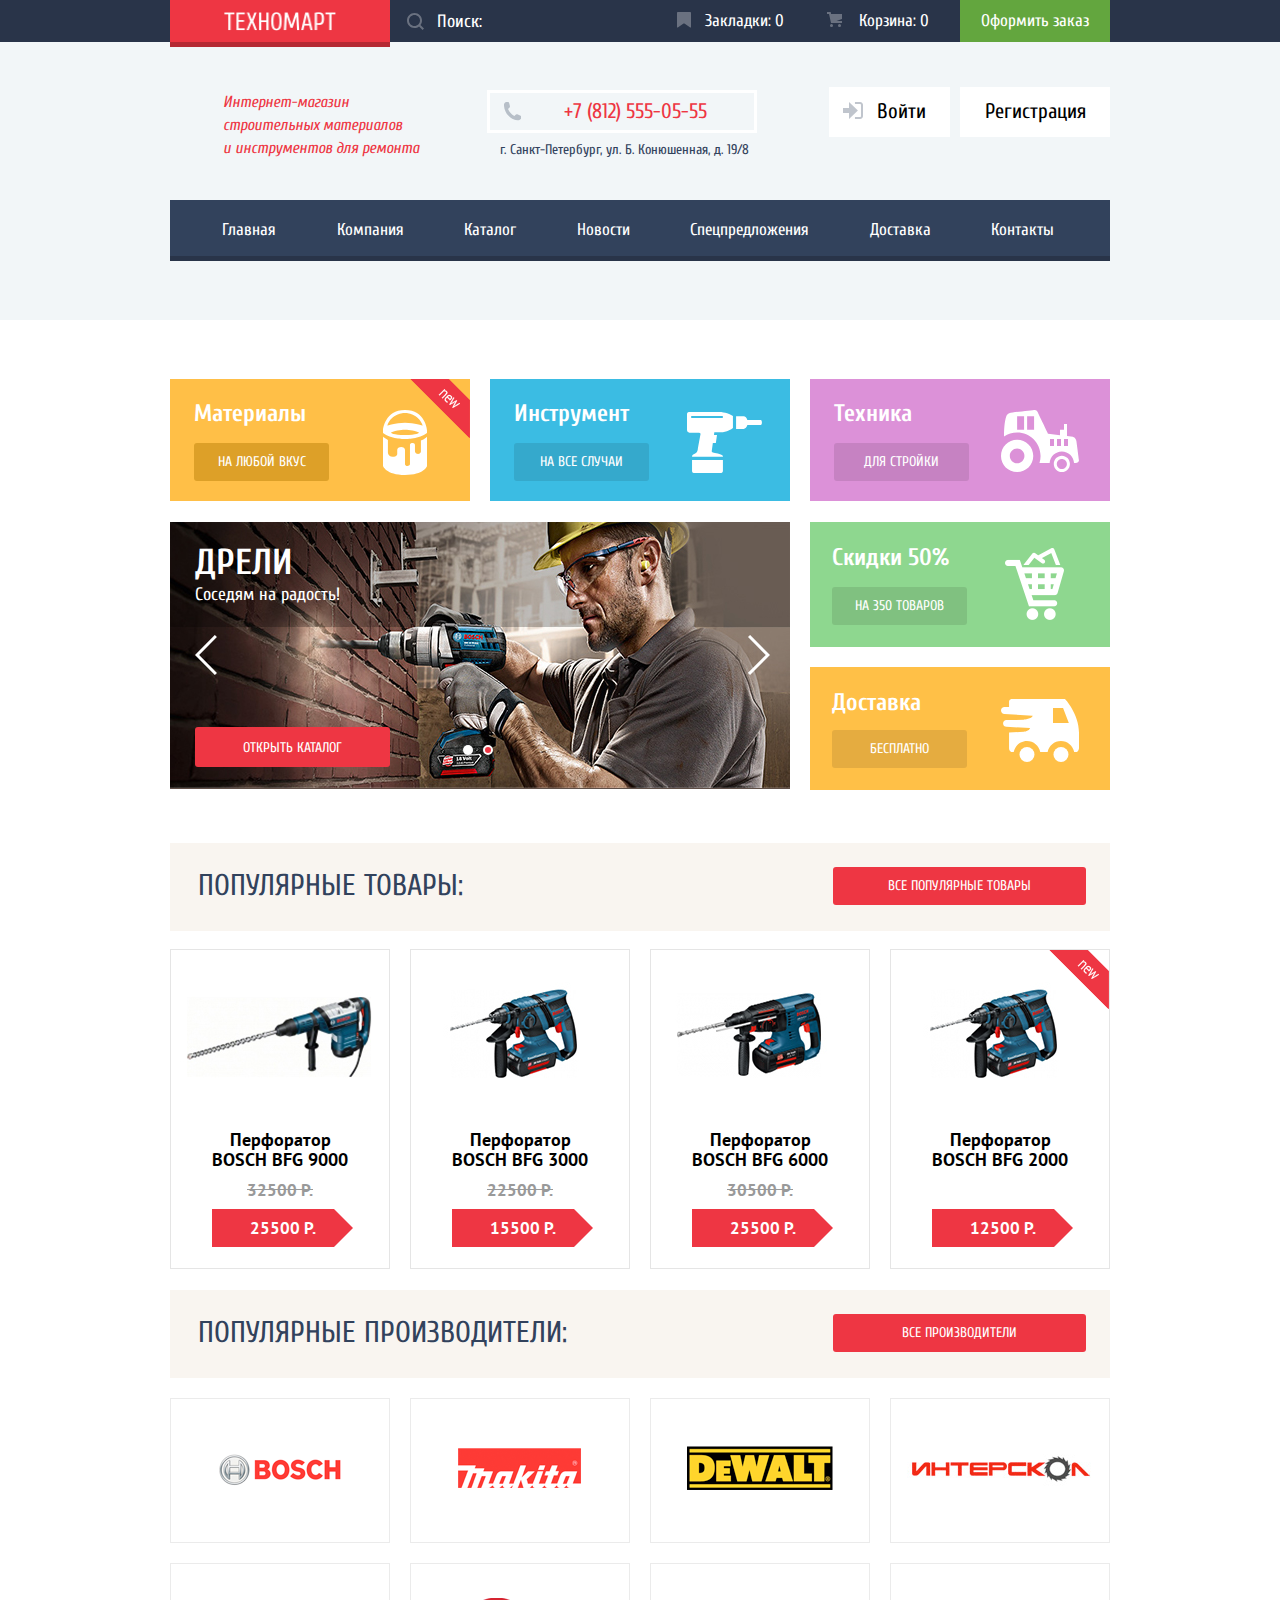
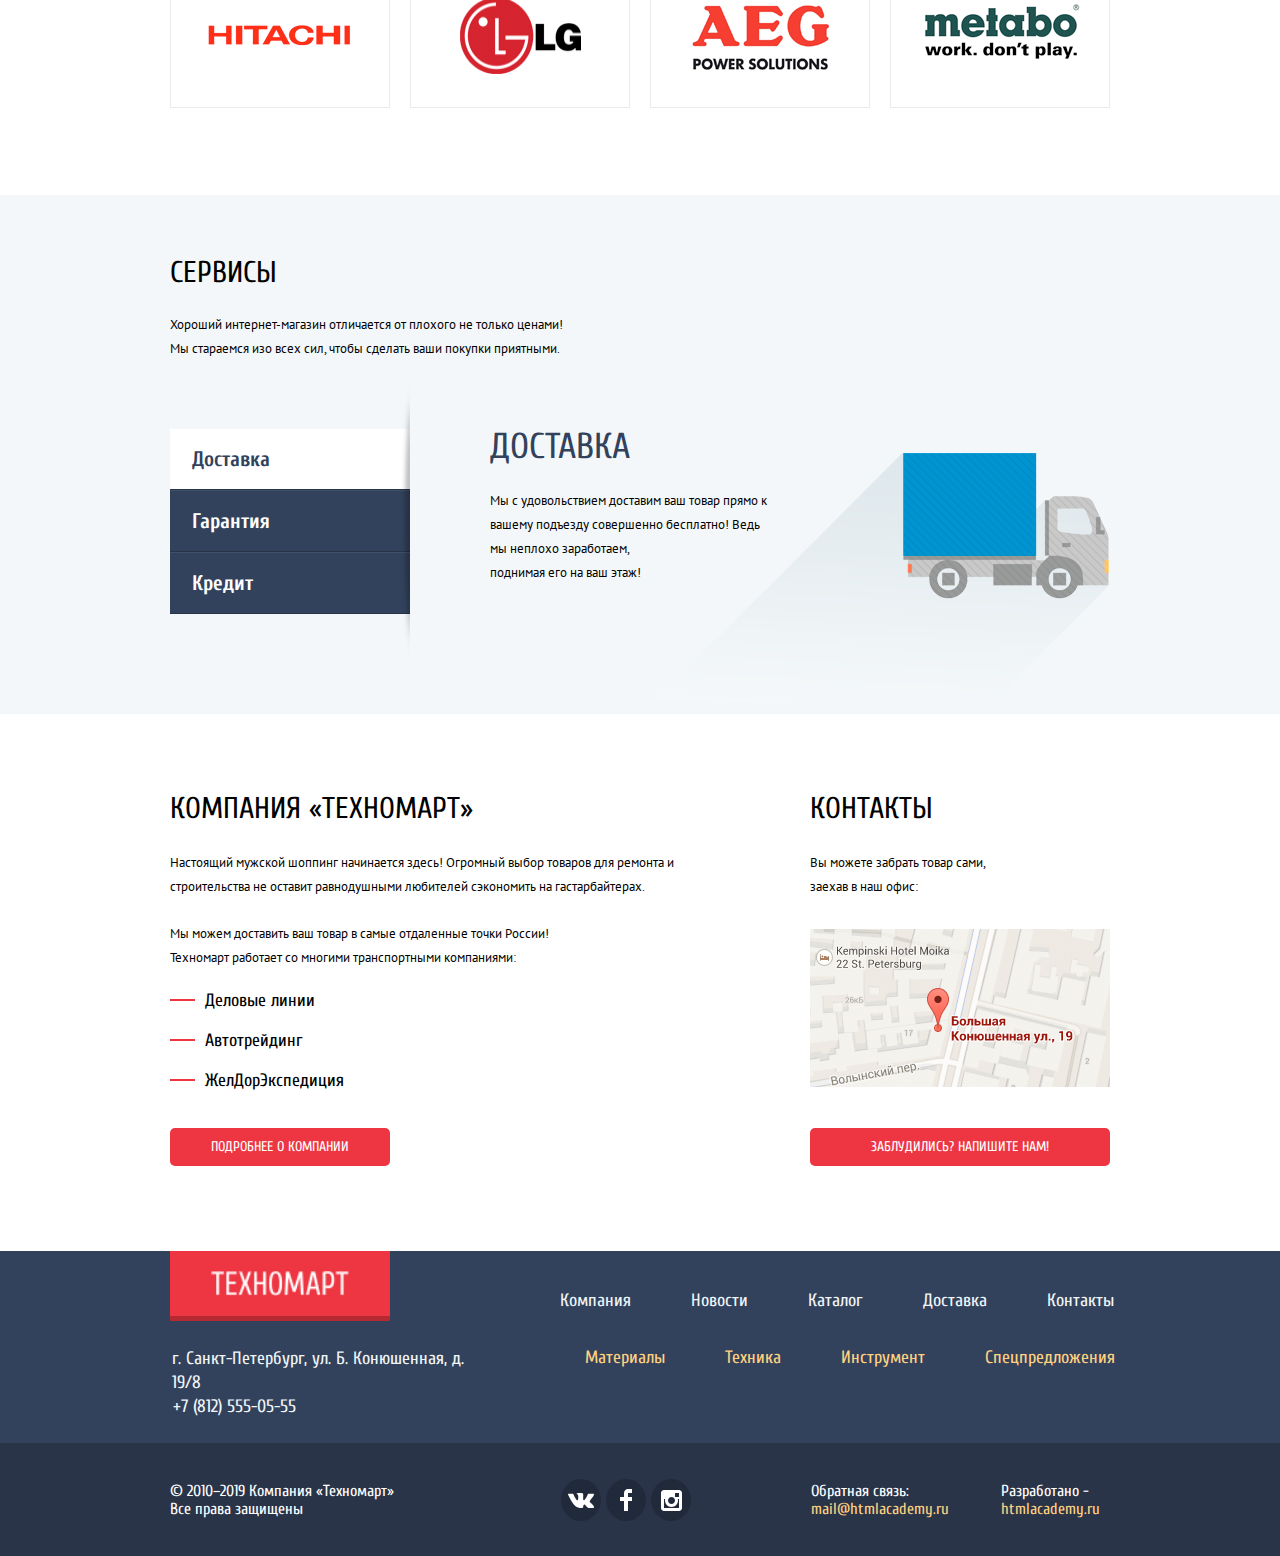
<file: index.html>
<!DOCTYPE html>
<html lang="ru">
	<head>
		<meta charset="utf-8">
		<title>Главаная</title>
		<link href="https://fonts.googleapis.com/css?family=Cuprum:400,400i,700%7CPT+Sans:400,700&display=swap&subset=cyrillic" rel="stylesheet">
		<link rel="stylesheet" href="css/normalize.css">
		<link rel="stylesheet" href="css/compressed.css">
	</head>
	<body>
		<header class="header-wrapper">
			<section class="header-top">
				<div class="header-top-wrapper wrap">
					<a class="logo"><img src="img/logo/logo-tehnomart.png" alt="техномарт" width="112" height="19"></a>
					<form class="search" action="url" method="get">
						<input type="search" id="search" name="search" placeholder="Поиск:" class="search-style">
						<svg xmlns="http://www.w3.org/2000/svg" width="17" height="17" viewBox="0 0 17 17" fill="#fff">
							<path d="M17,15.586l-3.542-3.542C14.421,10.782,15,9.21,15,7.5C15,3.358,11.643,0,7.5,0C3.358,0,0,3.358,0,7.5
								C0,11.643,3.358,15,7.5,15c1.71,0,3.282-0.579,4.544-1.542L15.586,17L17,15.586z M2,7.5C2,4.467,4.467,2,7.5,2
								C10.532,2,13,4.467,13,7.5c0,3.032-2.468,5.5-5.5,5.5C4.467,13,2,10.532,2,7.5z"/>
						</svg>
					</form>
					<a class="marker" href="#">Закладки: 0</a>
					<a class="basket" href="#">Корзина: 0</a>
					<a class="order" href="#">Оформить заказ</a>
				</div>
			</section>
			<div class="wrap">
				<section class="header-info">
					<p class="header-description">
						Интернет-магазин
						строительных материалов <br>
						и инструментов для ремонта
					</p>
					<div class="contact-information">
						<a class="phone" href="tel:+78125550555">+7 (812) 555-05-55</a>
						<p class="address">г. Санкт-Петербург, ул. Б. Конюшенная, д. 19/8</p>
					</div>
					<div class="entrance-registration">
						<a href="#" class="entrance">Войти</a>
						<a href="#" class="registration">Регистрация</a>
					</div>
				</section>
			</div>
			<nav class="menu">
				<ul class="menu-list">
					<li><a>Главная</a></li>
					<li><a href="#">Компания</a></li>
					<li><a href="catalog.html">Каталог</a></li>
					<li><a href="#">Новости</a></li>
					<li><a class="" href="#">Спецпредложения</a></li>
					<li><a href="#">Доставка</a></li>
					<li><a href="#">Контакты</a></li>
				</ul>
			</nav>
		</header>
		<main class="main-content">
			<div class="main-promo-wrapper">
				<div class="wrap">
					<section>
						<ul class="main-promo-top">
							<li class="backgroud-promo-materials promo-new">
								<h4 class="main-promo-materials">Материалы</h4>
								<a class="button-promo button-promo-materials" href="#">На любой вкус</a>
							</li>
							<li class="backgroud-promo-tools">
								<h4 class="main-promo-tools">Инструмент</h4>
								<a class="button-promo button-promo-tools" href="#">На все случаи</a>
							</li>
							<li class="backgroud-promo-technics">
								<h4 class="main-promo-technics">Техника</h4>
								<a class="button-promo button-promo-technics" href="#">Для стройки</a>
							</li>
						</ul>
					</section>
					<section class="main-promo-bottom">
						<div class="main-promo-slider-wrapper">
							<div class="slider-list slider-list-first">
								<h3>Дрели</h3>
								<p>Соседям на радость!</p>
								<a class="slider-catalog-open" href="catalog.html">Открыть каталог</a>
							</div>
							<div class="slider-list slider-list-second">
								<h3>Перфораторы</h3>
								<p>Настоящие мужские игрушки</p>
								<a class="slider-catalog-open" href="catalog.html">Открыть каталог</a>
							</div>
							<section class="slider-controls">
								<button class="button-slider button-slider-prev"><span class="visually-hidden">Кнопка слайдера в лево</span></button>
								<button class="button-slider button-slider-next"><span class="visually-hidden">Кнопка слайдера в право</span></button>
								<div class="arrow-button-wrapper">
									<button class="arrow-button slider-left"><span class="visually-hidden">Кнопка слайдера в лево</span></button>
									<button class="arrow-button slider-right"><span class="visually-hidden">Кнопка слайдера в право</span></button>
								</div>
							</section>
						</div>
						<ul class="main-promo-discount-delivery">
							<li class="backgroud-promo-discount">
								<h4 class="main-promo-discount">Скидки 50%</h4>
								<a class="button-promo promo-discount" href="#">на 350 товаров</a>
							</li>
							<li class="backgroud-promo-delivery">
								<h4 class="main-promo-delivery">Доставка</h4>
								<a class="button-promo promo-delivery" href="#">Бесплатно</a>
							</li>
						</ul>
					</section>
				</div>
			</div>
			<div class="wrap">
				<section class="popular-products-wrapper">
					<h3 class="popular-products">Популярные товары:</h3>
					<a class="all-popular-products" href="#">все популярные товары</a>
				</section>
				<section class="catalog-popular">
					<ul class="catalog-popular-products">
						<li class="catalog-item items-catalog-products">
							<div class="catalog-bookmark-buy">
								<a class="catalog-buy" href="#">купить</a>
								<a class="catalog-bookmark" href="#">в закладки</a>
							</div>
							<img class="catalog-item-image" src="img/pictures/item-4.jpg" alt="Перфоратор" width="218" height="170">
							<p class="catalog-item-type">
								<a href="catalog.html">Перфоратор BOSCH BFG 9000</a>
							</p>
							<span class="price"><del>32500 Р.</del></span>
							<span class="price new">25500 Р.</span>
						</li>
						<li class="catalog-item items-catalog-products">
							<div class="catalog-bookmark-buy">
								<a class="catalog-buy" href="#">купить</a>
								<a class="catalog-bookmark" href="#">в закладки</a>
							</div>
							<img class="catalog-item-image" src="img/pictures/item-1.jpg" alt="Перфоратор" width="218" height="170">
							<p class="catalog-item-type">
								<a href="catalog.html">Перфоратор BOSCH BFG 3000</a>
							</p>
							<span class="price"><del>22500 Р.</del></span>
							<span class="price new">15500 Р.</span>
						</li>
						<li class="catalog-item items-catalog-products">
							<div class="catalog-bookmark-buy">
								<a class="catalog-buy" href="#">купить</a>
								<a class="catalog-bookmark" href="#">в закладки</a>
							</div>
							<img class="catalog-item-image" src="img/pictures/item-2.jpg" alt="Перфоратор" width="218" height="170">
							<p class="catalog-item-type">
								<a href="catalog.html">Перфоратор BOSCH BFG 6000</a>
							</p>
							<span class="price"><del>30500 Р.</del></span>
							<span class="price new">25500 Р.</span>
						</li>
						<li class="catalog-item items-catalog-products">
							<div class="catalog-bookmark-buy">
								<a class="catalog-buy" href="#">купить</a>
								<a class="catalog-bookmark" href="#">в закладки</a>
							</div>
							<img class="catalog-item-image" src="img/pictures/item-1.jpg" alt="Перфоратор" width="218" height="170">
							<p class="catalog-item-type">
								<a href="catalog.html">Перфоратор BOSCH BFG 2000</a>
							</p>
							<span class="price"><del></del></span>
							<span class="price new">12500 Р.</span>
						</li>
					</ul>
				</section>
			</div>
			<div class="wrap">
				<section class="popular-products2-wrapper">
					<h3 class="popular-products">Популярные производители:</h3>
					<a class="all-popular-products" href="#">все производители</a>
				</section>
				<section class="popular-manufacturers-wrapper">
					<div class="manufacturers-list-wrapper">
						<a href="#" class="manufactures-item">
							<img src="img/pictures/item-bosch.png" width="126" height="37" alt="Bosch">
						</a>
						<a href="#" class="manufactures-item makita-img">
							<img src="img/pictures/item-makita.png" width="123" height="40" alt="Makita">
						</a>
						<a href="#" class="manufactures-item deWalt-img">
							<img src="img/pictures/item-dewalt.png" width="146" height="44" alt="DeWalt">
						</a>
						<a href="#" class="manufactures-item interscol-img">
							<img src="img/pictures/item-interscol.png" width="200" height="88" alt="Интерскол">
						</a>
						<a href="#" class="manufactures-item">
							<img src="img/pictures/item-hitachi.png" width="169" height="31" alt="Hitachi">
						</a>
						<a href="#" class="manufactures-item">
							<img src="img/pictures/item-lg.png" width="121" height="76" alt="LG">
						</a>
						<a href="#" class="manufactures-item">
							<img src="img/pictures/item-aeg.png" width="151" height="96" alt="AEG">
						</a>
						<a href="#" class="manufactures-item metabo-img">
							<img src="img/pictures/item-metabo.png" width="204" height="69" alt="Metabo">
						</a>
					</div>
				</section>
			</div>
			<section class="services-wrapper">
				<div class="services-wrapper-for-dimension wrap">
					<section class="service-wrapper">
						<h3>Сервисы</h3>
						<p>
							Хороший интернет-магазин отличается от плохого не только ценами!
							Мы стараемся изо всех сил, чтобы сделать ваши покупки приятными.
						</p>
					</section>
					<section class="services-button-list">
						<div class="services-button">
							<a class="button-service botton-delivery" href="#">Доставка</a>
							<a class="button-service button-warranty" href="#">Гарантия</a>
							<a class="button-service button-credit" href="#">Кредит</a>
						</div>
					<div class="hide-services-wrapper">
						<article class="hide-services-delivery">
							<div class="service-list-title delivery-wrapper">
								<h3>Доставка</h3>
								<p>
									Мы с удовольствием доставим ваш товар прямо
									к вашему подъезду совершенно бесплатно!
									Ведь мы неплохо заработаем, <br>
									поднимая его на ваш этаж!
								</p>
							</div>
						</article>
						<article class="hide-services-warranty">
							<div class="service-list-title warranty-wrapper">
								<h3>Гарантия</h3>
								<p>
									Если купленный у нас товар поломается или заискрит, <br>
									а также в случае пожара, спровоцированного его возгоранием, вы всегда можете быть уверены в нашей гарантии. Мы обменяем сгоревший товар на новый.
								</p>
								<p>
									Дом уж восстановите как-нибудь сами.
								</p>
							</div>
						</article>
						<article class="hide-services-credit">
							<div class="service-list-title credit-wrapper">
								<h3>Кредит</h3>
								<p>
									Залезть в долговую яму стало проще!
									Кредитные консультанты придут вам на помощь.
								</p>
								<button class="service-list-title-button">отправить заявку</button>
							</div>
						</article>
					</div>
					</section>
				</div>
			</section>
			<div class="main-wrapper wrap">
				<section class="about-company">
					<h2 class="about-title">Компания «Техномарт»</h2>
					<p class="about-description-first">
						Настоящий мужской шоппинг начинается здесь! Огромный выбор товаров для ремонта и строительства не оставит равнодушными любителей сэкономить на гастарбайтерах.
					</p>
					<p class="description-second">
						Мы можем доставить ваш товар в самые отдаленные точки России!
						Техномарт работает со многими транспортными компаниями:
					</p>
					<ul class="about-company-list">
						<li>Деловые линии</li>
						<li>Автотрейдинг</li>
						<li>ЖелДорЭкспедиция</li>
					</ul>
					<a class="button-more-details" href="#">
						Подробнее о компании
					</a>
				</section>
				<section class="map-wrapper">
					<h2 class="contacts">Контакты</h2>
					<p class="contacts-info">
						Вы можете забрать товар сами,
						заехав в наш офис:
					</p>
					<a class="map-location" href="#">
						<img src="img/pictures/map.png" alt="карта" width="300" height="158">
					</a>
					<a class="button-navigation-info" href="#">Заблудились? Напишите нам!</a>
				</section>
			</div>
		</main>
		<footer class="footer-wrapper">
			<section class="footer-top">
				<div class="footer-top-wrapper wrap">
					<section class="footer-logo-address">
						<a class="footer-logo"><img src="img/logo/logo-tehnomart.png" alt="техномарт" width="138" height="25"></a>
						<p class="footer-address">
							г. Санкт-Петербург, ул. Б. Конюшенная, д. 19/8
						</p>
						<a class="footer-address-phote-number" href="tel:+78125550555">+7 (812) 555-05-55</a>
					</section>
					<section class="footer-menu">
						<ul class="footer-menu-list ">
							<li><a href="#">Компания</a></li>
							<li><a href="#">Новости</a></li>
							<li><a href="catalog.html">Каталог</a></li>
							<li><a href="#">Доставка</a></li>
							<li><a href="#">Контакты</a></li>
						</ul>
							<ul class="footer-menu-list footer-menu-bottom">
							<li><a href="#">Материалы</a></li>
							<li><a href="#">Техника</a></li>
							<li><a href="#">Инструмент</a></li>
							<li><a href="#">Спецпредложения</a></li>
						</ul>
					</section>
				</div>
			</section>
			<section class="footer-bottom">
				<div class="footer-bootom-wrapper wrap">
					<div class="copyrigh">
						<p class="description">© 2010–2019 Компания «Техномарт»</p>
						<p class="protected">Все права защищены</p>
					</div>
					<section class="social-wrapper">
						<a class="vkontakte" href="#"><span class="visually-hidden">Вконтакте</span></a>
						<a class="facebook" href="#"><span class="visually-hidden">Facebook</span></a>
						<a class="instagram" href="#"><span class="visually-hidden">Instagram</span></a>
					</section>
					<section class="footer-feedback">
						<div class="footer-feedback-title left">
							<p>Обратная связь:</p>
							<a href="mail@htmlacademy.ru">mail@htmlacademy.ru</a>
						</div>
						<div class="footer-feedback-title right">
							<p>Разработано -</p>
							<a href="https://htmlacademy.ru/intensive/htmlcss">htmlacademy.ru</a>
						</div>
					</section>
				</div>
			</section>
		</footer>
		<!-- popup форма -->
		<section class="popup-feedback">
			<h2 class="visually-hidden">Форма для обратной связи</h2>
			<button class="closed closing-feedback" type="button">
				<span class="visually-hidden">Закрыть всплывающие окна</span>
			</button>
			<form class="form-feedback" action="url" method="get">
				<div class="form-feedback-info">
					<p class="form-name">
						<label for="name">Ваше имя:</label>
						<input type="text" id="name" name="Your-first-name" placeholder="Имя Фамилия">
					</p>
					<p class="form-email">
						<label for="email">Ваш e-mail:</label>
						<input type="email" id="email" name="your-email" placeholder="email@example.com">
					</p>
				</div>
				<p class="form-text-letter">
					<label for="text-letter">Текст письма:</label>
					<textarea name="Text-letter" id="text-letter" cols="40" rows="6" placeholder="В свободной форма"></textarea>
				</p>
				<div class="feedback_button-wrapper">
					<button class="feedback-popup-button" type="submit">
						Отправить
					</button>
				</div>
			</form>
		</section>
		<!-- попап большой карты -->
		<section class="popup-map wrap">
			<h2 class="visually-hidden">Карта, как до нас добратся</h2>
			<button class="closed closing-map">
				<span class="visually-hidden">Закрыть всплывающие окна</span>
			</button>
			<iframe src="https://maps.google.com/maps?q=%D0%B3.%20%D0%A1%D0%B0%D0%BD%D0%BA%D1%82-%D0%9F%D0%B5%D1%82%D0%B5%D1%80%D0%B1%D1%83%D1%80%D0%B3%2C%20%D1%83%D0%BB.%20%D0%91.%20%D0%9A%D0%BE%D0%BD%D1%8E%D1%88%D0%B5%D0%BD%D0%BD%D0%B0%D1%8F%2C%20%D0%B4.%2019%2F8&t=&z=13&ie=UTF8&iwloc=&output=embed" width="970" height="476" allowfullscreen>
			</iframe>
		</section>
		<!-- попап корзины товаров -->
		<section class="popup-item-basket">
			<h2 class="visually-hidden">Товар добавлен в корзину</h2>
			 <button class="closed closing-form-item">
				<span class="visually-hidden">Закрыть всплывающие окна</span>
			</button>
			<div class="item-basket-wrapper">
				<img src="img/logo/icon-green-check-mark.svg" alt="Зеленая галочка" width="66" height="66">
				<h2 class="item-basket">Товар добавлен в корзину!</h2>
			</div>
			<div class="buttons-popup-item">
				<a href="make-order.html" class="buttons-item make-request">
					Оформить заказ
				</a>
				<button class="buttons-item continue-shopping" type="button">
					Продолжить покупки
				</button>
			</div>
		</section>
		<script src="js/compressed-script.js"></script>
	</body>
</html>
</file>
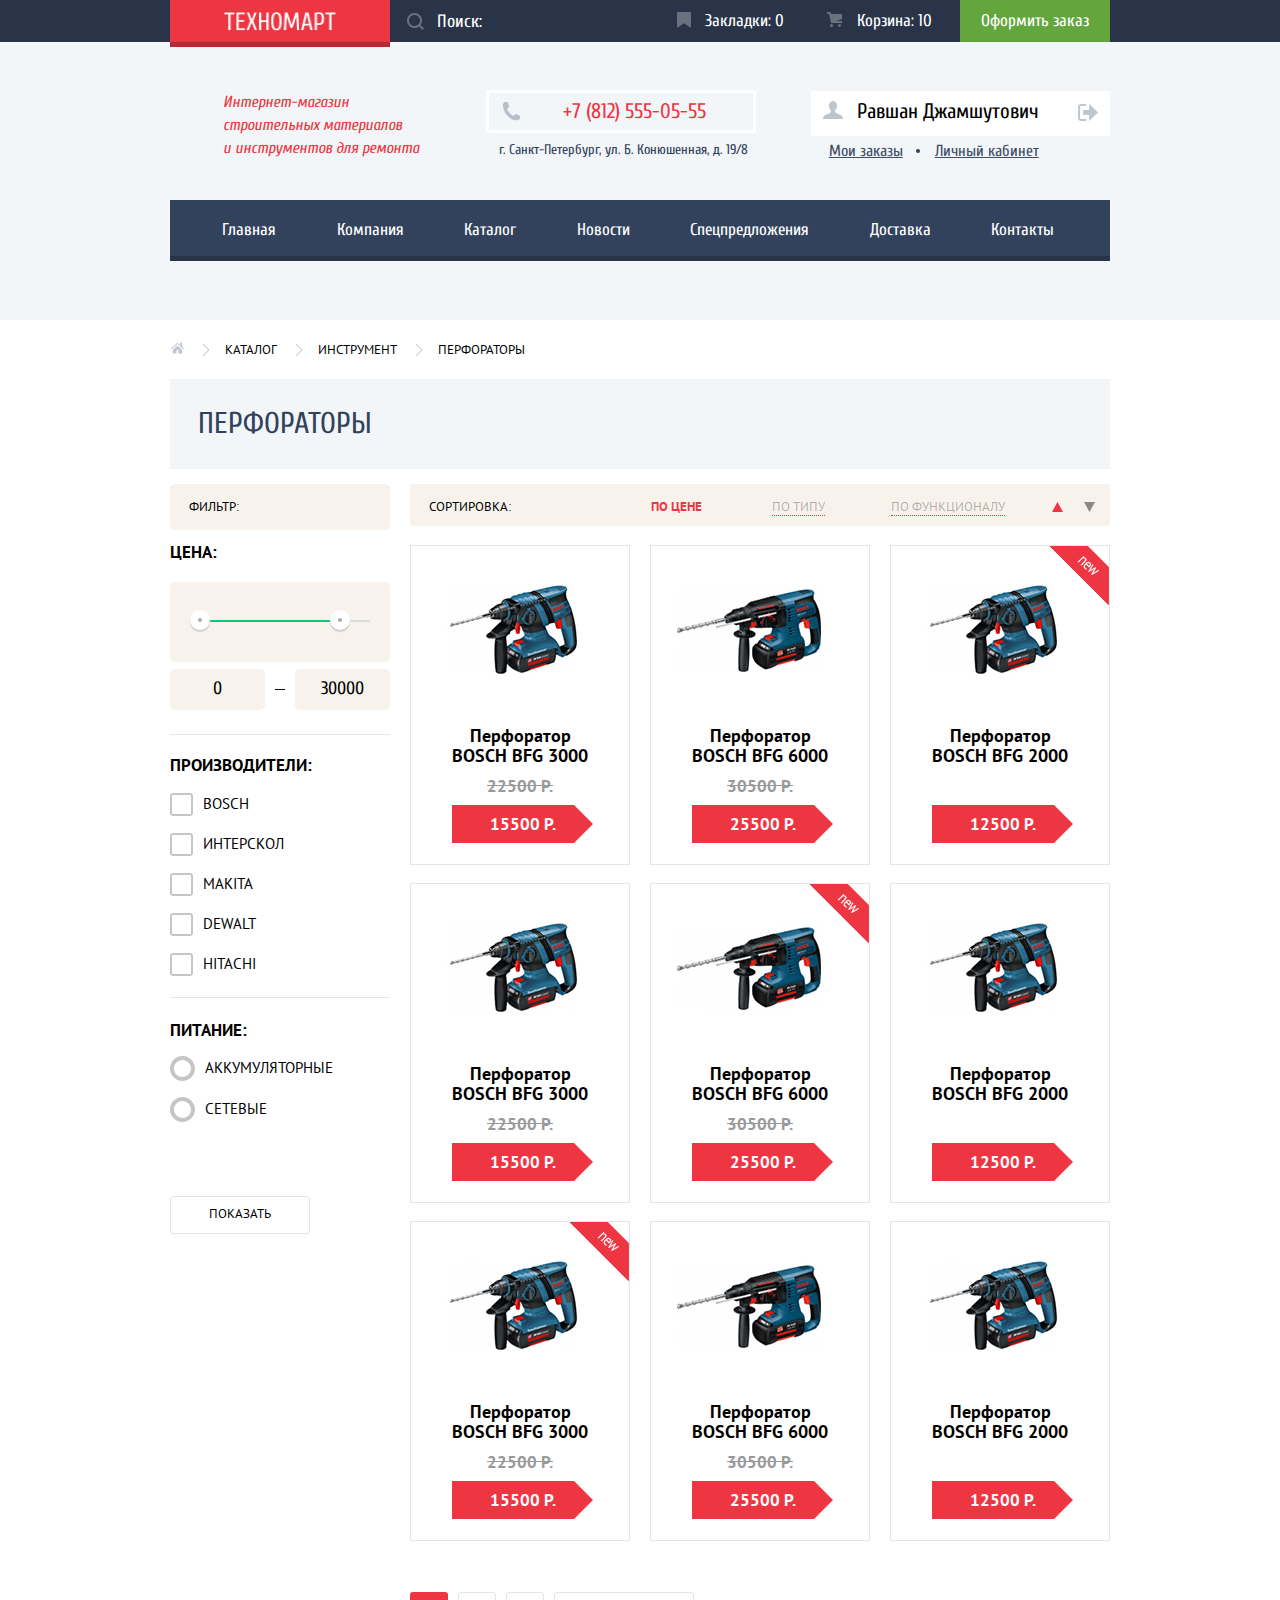
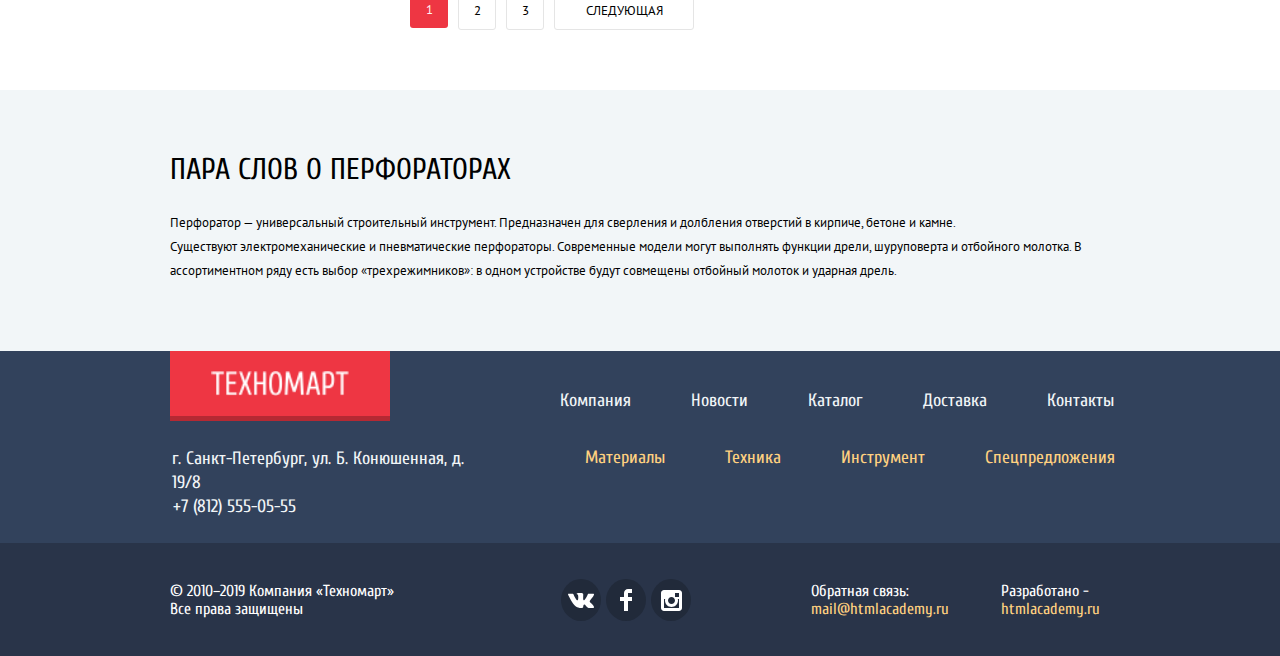
<file: catalog.html>
<!DOCTYPE html>
<html lang="ru">
	<head>
		<meta charset="utf-8">
		<title>Каталог</title>
		<link href="https://fonts.googleapis.com/css?family=Cuprum:400,400i,700%7CPT+Sans:400,700&display=swap&subset=cyrillic" rel="stylesheet">
		<link rel="stylesheet" href="css/normalize.css">
		<link rel="stylesheet" href="css/compressed.css">
	</head>
	<body>
		<header class="header-wrapper">
			<section class="header-top">
				<div class="header-top-wrapper wrap">
					<a class="logo" href="index.html"><img src="img/logo/logo-tehnomart.png" alt="техномарт" width="112" height="19"></a>
					<form class="search" action="url" method="get">
						<input type="search" id="search" name="search" placeholder="Поиск:" class="search-style">
						<svg xmlns="http://www.w3.org/2000/svg" width="17" height="17" viewBox="0  0 17 17" fill="#fff">
							<path d="M17,15.586l-3.542-3.542C14.421,10.782,15,9.21,15,7.5C15,3.358,11.643,0,7.5,0C3.358,0,0,3.358,0,7.5
							C0,11.643,3.358,15,7.5,15c1.71,0,3.282-0.579,4.544-1.542L15.586,17L17,15.586z M2,7.5C2,4.467,4.467,2,7.5,2
							C10.532,2,13,4.467,13,7.5c0,3.032-2.468,5.5-5.5,5.5C4.467,13,2,10.532,2,7.5z"/>
						</svg>
					</form>
					<a class="marker" href="#">Закладки: 0</a>
					<a class="basket" href="#">Корзина: 10</a>
					<a class="order" href="#">Оформить заказ</a>
				</div>
			</section>
			<div class="wrap">
				<section class="header-info">
					<p class="header-description">
						Интернет-магазин
						строительных материалов <br>
						и инструментов для ремонта
					</p>
					<div class="contact-information">
						<a class="phone" href="tel:+78125550555">+7 (812) 555-05-55</a>
						<p class="address">
							г. Санкт-Петербург, ул. Б. Конюшенная, д. 19/8
						</p>
					</div>
					<article class="client-wrapper">
						<div class="client">
							<a class="client-name" href="user.html">Равшан Джамшутович</a>
							<a class="client-exit" href="logout.html"></a>
						</div>
						<ul class="personal-account">
							<li><a href="#">Мои заказы</a></li>
							<li><a href="#">Личный кабинет</a></li>
						</ul>
					</article>
				</section>
				<nav class="menu">
					<ul class="menu-list">
						<li><a href="index.html">Главная</a></li>
						<li><a href="#">Компания</a></li>
						<li><a>Каталог</a></li>
						<li><a href="#">Новости</a></li>
						<li><a href="#">Спецпредложения</a></li>
						<li><a href="#">Доставка</a></li>
						<li><a href="#">Контакты</a></li>
					</ul>
				</nav>
			</div>
		</header>
		<main class="main-content">
			<div class="wrap">
				<section class="breadcrumbs">
					<ul class="breadcrumbs-list">
						<li>
							<a href="index.html"><span class="main-hidden">Главная</span><img src="img/logo/icon-home.svg" alt="home" width="14" height="12"></a>
						</li>
						<li><a href="catalog.html">Каталог</a></li>
						<li><a href="#">Инструмент</a></li>
						<li><a>Перфораторы</a></li>
					</ul>
				</section>
			</div>
			<div class="instruments-title-wrapper wrap">
				<h2 class="instruments-title">Перфораторы</h2>
			</div>
			<div class="form-catalog-wrapper wrap">
				<div class="filter-manufacturers-power-wrapper">
					<form action="url" method="get">
						<fieldset class="filter-item">
							<legend>Фильтр:</legend>
							<h3 class="filter-price">Цена:</h3>
							<div class="range-filter">
								<div class="range-controls">
									<div class="scale">
										<div class="bar">
											<div class="toggle toggle-min"></div>
											<div class="toggle toggle-max"></div>
											</div>
										</div>
								</div>
								<div class="price-controls">
									<label for="min-price">
										<input type="text" name="min-price" value="0" id="min-price">
									</label>
									<label for="max-price">
										<input type="text" name="max-price" value="30000" id="max-price">
									</label>
								</div>
							</div>
						</fieldset>
						<fieldset class="form-manufacturers">
							<h3 class="form-manufacturers-tytle">производители:</h3>
							<ul class="type-manufacturers">
								<li>
									<label class="label-manufacturers" for="bosch">
										<input class="checkbox-manufacturers" type="checkbox" name="bosch" id="bosch">
										<svg class="checkbox-manufacturers-off" xmlns="http://www.w3.org/2000/svg" x="0px" y="0px" width="23px" height="23px" fill="c5c5c5">
											<path d="M20,2c0.542,0,1,0.458,1,1v17c0,0.542-0.458,1-1,1H3c-0.542,0-1-0.458-1-1V3c0-0.542,0.458-1,1-1H20 M20,0H3
											C1.35,0,0,1.35,0,3v17c0,1.65,1.35,3,3,3h17c1.65,0,3-1.35,3-3V3C23,1.35,21.65,0,20,0L20,0z"/>
										</svg>
										<svg class="checkbox-manufacturers-on" width="27px"
											height="23px" fill="c5c5c5">
											<polygon points="7.285,7.486 4.456,10.315 12.239,18.098 26.171,4.166 23.343,1.337 12.239,12.439     "/>
											<path d="M21,20c0,0.542-0.458,1-1,1H3c-0.542,0-1-0.458-1-1V3c0-0.542,0.458-1,1-1h16.908l1.585-1.585C21.051,0.158,20.545,0,20,0
											H3C1.35,0,0,1.35,0,3v17c0,1.65,1.35,3,3,3h17c1.65,0,3-1.35,3-3v-9.829l-2,2V20z"/>
										</svg>
										<span class="text-manufacturers">bosch</span>
									</label>
								</li>
								<li>
									<label class="label-manufacturers" for="interscol">
										<input class="checkbox-manufacturers" type="checkbox" name="interscol" id="interscol">
											<svg class="checkbox-manufacturers-off" xmlns="http://www.w3.org/2000/svg" x="0px" y="0px" width="23px" height="23px">
											<path d="M20,2c0.542,0,1,0.458,1,1v17c0,0.542-0.458,1-1,1H3c-0.542,0-1-0.458-1-1V3c0-0.542,0.458-1,1-1H20 M20,0H3
											C1.35,0,0,1.35,0,3v17c0,1.65,1.35,3,3,3h17c1.65,0,3-1.35,3-3V3C23,1.35,21.65,0,20,0L20,0z"/>
										</svg>
										<svg class="checkbox-manufacturers-on" width="27px"
											height="23px">
											<polygon points="7.285,7.486 4.456,10.315 12.239,18.098 26.171,4.166 23.343,1.337 12.239,12.439     "/>
											<path d="M21,20c0,0.542-0.458,1-1,1H3c-0.542,0-1-0.458-1-1V3c0-0.542,0.458-1,1-1h16.908l1.585-1.585C21.051,0.158,20.545,0,20,0
											H3C1.35,0,0,1.35,0,3v17c0,1.65,1.35,3,3,3h17c1.65,0,3-1.35,3-3v-9.829l-2,2V20z"/>
										</svg>
										<span class="text-manufacturers">интерскол</span>
									</label>
								</li>
								<li>
									<label class="label-manufacturers" for="makita">
										<input class="checkbox-manufacturers" type="checkbox" name="makita" id="makita">
											<svg class="checkbox-manufacturers-off" xmlns="http://www.w3.org/2000/svg" x="0px" y="0px" width="23px" height="23px">
											<path d="M20,2c0.542,0,1,0.458,1,1v17c0,0.542-0.458,1-1,1H3c-0.542,0-1-0.458-1-1V3c0-0.542,0.458-1,1-1H20 M20,0H3
											C1.35,0,0,1.35,0,3v17c0,1.65,1.35,3,3,3h17c1.65,0,3-1.35,3-3V3C23,1.35,21.65,0,20,0L20,0z"/>
										</svg>
										<svg class="checkbox-manufacturers-on" width="27px"
											height="23px">
											<polygon points="7.285,7.486 4.456,10.315 12.239,18.098 26.171,4.166 23.343,1.337 12.239,12.439     "/>
											<path d="M21,20c0,0.542-0.458,1-1,1H3c-0.542,0-1-0.458-1-1V3c0-0.542,0.458-1,1-1h16.908l1.585-1.585C21.051,0.158,20.545,0,20,0
											H3C1.35,0,0,1.35,0,3v17c0,1.65,1.35,3,3,3h17c1.65,0,3-1.35,3-3v-9.829l-2,2V20z"/>
										</svg>
										<span class="text-manufacturers">makita</span>
									</label>
								</li>
								<li>
									<label class="label-manufacturers" for="dewalt">
										<input class="checkbox-manufacturers" type="checkbox" name="dewalt" id="dewalt">
											<svg class="checkbox-manufacturers-off" xmlns="http://www.w3.org/2000/svg" x="0px" y="0px" width="23px" height="23px">
											<path d="M20,2c0.542,0,1,0.458,1,1v17c0,0.542-0.458,1-1,1H3c-0.542,0-1-0.458-1-1V3c0-0.542,0.458-1,1-1H20 M20,0H3
											C1.35,0,0,1.35,0,3v17c0,1.65,1.35,3,3,3h17c1.65,0,3-1.35,3-3V3C23,1.35,21.65,0,20,0L20,0z"/>
										</svg>
										<svg class="checkbox-manufacturers-on" width="27px"
											height="23px">
											<polygon points="7.285,7.486 4.456,10.315 12.239,18.098 26.171,4.166 23.343,1.337 12.239,12.439     "/>
											<path d="M21,20c0,0.542-0.458,1-1,1H3c-0.542,0-1-0.458-1-1V3c0-0.542,0.458-1,1-1h16.908l1.585-1.585C21.051,0.158,20.545,0,20,0
											H3C1.35,0,0,1.35,0,3v17c0,1.65,1.35,3,3,3h17c1.65,0,3-1.35,3-3v-9.829l-2,2V20z"/>
										</svg>
										<span class="text-manufacturers">dewalt</span>
									</label>
								</li>
								<li>
									<label class="label-manufacturers" for="hitachi">
										<input class="checkbox-manufacturers" type="checkbox" name="hitachi" id="hitachi">
											<svg class="checkbox-manufacturers-off" xmlns="http://www.w3.org/2000/svg" x="0px" y="0px" width="23px" height="23px">
											<path d="M20,2c0.542,0,1,0.458,1,1v17c0,0.542-0.458,1-1,1H3c-0.542,0-1-0.458-1-1V3c0-0.542,0.458-1,1-1H20 M20,0H3
											C1.35,0,0,1.35,0,3v17c0,1.65,1.35,3,3,3h17c1.65,0,3-1.35,3-3V3C23,1.35,21.65,0,20,0L20,0z"/>
										</svg>
										<svg class="checkbox-manufacturers-on" width="27px"
											height="23px">
											<polygon points="7.285,7.486 4.456,10.315 12.239,18.098 26.171,4.166 23.343,1.337 12.239,12.439"/>
											<path d="M21,20c0,0.542-0.458,1-1,1H3c-0.542,0-1-0.458-1-1V3c0-0.542,0.458-1,1-1h16.908l1.585-1.585C21.051,0.158,20.545,0,20,0
											H3C1.35,0,0,1.35,0,3v17c0,1.65,1.35,3,3,3h17c1.65,0,3-1.35,3-3v-9.829l-2,2V20z"/>
										</svg>
										<span class="text-manufacturers">hitachi</span>
									</label>
								</li>
							</ul>
						</fieldset>
						<fieldset class="form-electro-power">
							<h3 class="form-electro-power-tytle">питание:</h3>
							<ul class="type-electro-power">
								<li>
									<label class="label-power-type" for="battery">
										<input class="radio-power-type" type="radio" name="electronic" id="battery" value="battery">
										<svg class="radio-power-off" x="0px" y="0px" width="25px" height="25px">
											<path d="M12.5,4c4.687,0,8.5,3.813,8.5,8.5c0,4.687-3.813,8.5-8.5,8.5C7.813,21,4,17.187,4,12.5C4,7.813,7.813,4,12.5,4 M12.5,0
											C5.597,0,0,5.597,0,12.5S5.597,25,12.5,25S25,19.403,25,12.5S19.403,0,12.5,0L12.5,0z"/>
										</svg>
										<svg class="radio-power-on" x="0px" y="0px" width="25px" height="25px" viewBox="0 0 25 25" enable-background="new 0 0 25 25" xml:space="preserve">
											<path d="M12.5,4c4.687,0,8.5,3.813,8.5,8.5c0,4.687-3.813,8.5-8.5,8.5C7.813,21,4,17.187,4,12.5C4,7.813,7.813,4,12.5,4 M12.5,0
											C5.597,0,0,5.597,0,12.5S5.597,25,12.5,25S25,19.403,25,12.5S19.403,0,12.5,0L12.5,0z"/>
											<circle cx="12.5" cy="12.5" r="4.5"/>
										</svg>
										<span class="text-power-type">Аккумуляторные</span>
									</label>
								</li>
								<li>
									<label class="label-power-type" for="electronic">
										<input class="radio-power-type" type="radio" name="electronic" id="electronic" value="electronic">
										<svg class="radio-power-off" x="0px" y="0px" width="25px" height="25px">
											<path d="M12.5,4c4.687,0,8.5,3.813,8.5,8.5c0,4.687-3.813,8.5-8.5,8.5C7.813,21,4,17.187,4,12.5C4,7.813,7.813,4,12.5,4 M12.5,0
											C5.597,0,0,5.597,0,12.5S5.597,25,12.5,25S25,19.403,25,12.5S19.403,0,12.5,0L12.5,0z"/>
										</svg>
										<svg class="radio-power-on" x="0px" y="0px" width="25px" height="25px" viewBox="0 0 25 25" enable-background="new 0 0 25 25" xml:space="preserve">
											<path d="M12.5,4c4.687,0,8.5,3.813,8.5,8.5c0,4.687-3.813,8.5-8.5,8.5C7.813,21,4,17.187,4,12.5C4,7.813,7.813,4,12.5,4 M12.5,0
											C5.597,0,0,5.597,0,12.5S5.597,25,12.5,25S25,19.403,25,12.5S19.403,0,12.5,0L12.5,0z"/>
											<circle cx="12.5" cy="12.5" r="4.5"/>
										</svg>
										<span class="text-power-type">Сетевые</span>
									</label>
								</li>
							</ul>
						</fieldset>
						<button class="button-show-manufacturers" type="submit">Показать</button>
					</form>
				</div>
				<div class="catalog">
					<ul class="catalog-sorting-wrapper">
						<li class="catalog-sorting-tytle">
							<h3>Сортировка:</h3>
						</li>
						<li class="catalog-sorting byprice">
							<a href="#">По цене</a>
						</li>
						<li class="catalog-sorting bytype">
							<a href="#">По типу</a>
						</li>
						<li class="catalog-sorting byfunctionality">
							<a href="#">По функционалу</a>
						</li>
						<li class="sorting-button-up">
							<a href="#">
								<svg class="sorting-button-image-svg-first" version="1.1" id="Layer_1" xmlns="http://www.w3.org/2000/svg" xmlns:xlink="http://www.w3.org/1999/xlink" x="0px" y="0px" width="11px" height="10px" viewBox="0 0 11 10" enable-background="new 0 0 11 10" xml:space="preserve" fill="#231F20">
									<polygon points="5.5,0 0,10 11,10 "/>
								</svg>
							</a>
						</li>
						<li class="sorting-button-down">
							<a href="#">
								<svg class="sorting-button-image-svg" version="1.1" x="0px" y="0px"
									width="11px" height="10px" viewBox="0 0 11 10" enable-background="new 0 0 11 10" xml:space="preserve" fill="#231F20">
									<polyline points="5.5,10 0,0 11,0 "/>
								</svg>
							</a>
						</li>
					</ul>
					<ul class="catalog-list">
						<li class="catalog-item">
							<div class="catalog-bookmark-buy">
								<a class="catalog-buy" href="#">купить</a>
								<a class="catalog-bookmark" href="#">в закладки</a>
							</div>
							<img class="catalog-item-image" src="img/pictures/item-1.jpg" alt="Перфоратор" width="218" height="170">
							<p class="catalog-item-type">
								<a href="catalog.html">Перфоратор BOSCH BFG 3000</a>
							</p>
							<span class="price"><del>22500 Р.</del></span>
							<span class="price new">15500 Р.</span>
						</li>
						<li class="catalog-item">
							<div class="catalog-bookmark-buy">
								<a class="catalog-buy" href="#">купить</a>
								<a class="catalog-bookmark" href="#">в закладки</a>
							</div>
							<img class="catalog-item-image" src="img/pictures/item-2.jpg" alt="Перфоратор" width="218" height="170">
							<p class="catalog-item-type">
								<a href="catalog.html">Перфоратор BOSCH BFG 6000</a>
							</p>
							<span class="price"><del>30500 Р.</del></span>
							<span class="price new">25500 Р.</span>
						</li>
						<li class="catalog-item">
							<div class="catalog-bookmark-buy">
								<a class="catalog-buy" href="#">купить</a>
								<a class="catalog-bookmark" href="#">в закладки</a>
							</div>
							<div class="new-flag"><img src="img/logo/icon-new-flag.png" alt="new-flag" width="60" height="59"></div>
							<img class="catalog-item-image" src="img/pictures/item-3.jpg" alt="Перфоратор" width="218" height="170">
							<p class="catalog-item-type">
								<a href="catalog.html">Перфоратор BOSCH BFG 2000</a>
							</p>
							<span class="price"></span>
							<span class="price new">12500 Р.</span>
						</li>
						<li class="catalog-item">
							<div class="catalog-bookmark-buy">
								<a class="catalog-buy" href="#">купить</a>
								<a class="catalog-bookmark" href="#">в закладки</a>
							</div>
							<img class="catalog-item-image" src="img/pictures/item-1.jpg" alt="Перфоратор" width="218" height="170">
							<p class="catalog-item-type">
								<a href="catalog.html">Перфоратор BOSCH BFG 3000</a>
							</p>
							<span class="price"><del>22500 Р.</del></span>
							<span class="price new">15500 Р.</span>
						</li>
						<li class="catalog-item">
							<div class="catalog-bookmark-buy">
								<a class="catalog-buy" href="#">купить</a>
								<a class="catalog-bookmark" href="#">в закладки</a>
							</div>
							<div class="new-flag"><img src="img/logo/icon-new-flag.png" alt="new-flag" width="60" height="59"></div>
							<img class="catalog-item-image" src="img/pictures/item-2.jpg" alt="Перфоратор" width="218" height="170">
							<p class="catalog-item-type">
								<a href="catalog.html">Перфоратор BOSCH BFG 6000</a>
							</p>
							<span class="price"><del>30500 Р.</del></span>
							<span class="price new">25500 Р.</span>
						</li>
						<li class="catalog-item">
							<div class="catalog-bookmark-buy">
								<a class="catalog-buy" href="#">купить</a>
								<a class="catalog-bookmark" href="#">в закладки</a>
							</div>
							<img class="catalog-item-image" src="img/pictures/item-3.jpg" alt="Перфоратор" width="218" height="170">
							<p class="catalog-item-type">
								<a href="catalog.html">Перфоратор BOSCH BFG 2000</a>
							</p>
							<span class="price"></span>
							<span class="price new">12500 Р.</span>
						</li>
						<li class="catalog-item catalog-item-last-items-margin">
							<div class="catalog-bookmark-buy">
								<a class="catalog-buy" href="#">купить</a>
								<a class="catalog-bookmark" href="#">в закладки</a>
							</div>
							<div class="new-flag"><img src="img/logo/icon-new-flag.png" alt="new-flag" width="60" height="59"></div>
							<img class="catalog-item-image" src="img/pictures/item-1.jpg" alt="Перфоратор" width="218" height="170">
							<p class="catalog-item-type">
								<a href="catalog.html">Перфоратор BOSCH BFG 3000</a>
							</p>
							<span class="price"><del>22500 Р.</del></span>
							<span class="price new">15500 Р.</span>
						</li>
						<li class="catalog-item catalog-item-last-items-margin">
							<div class="catalog-bookmark-buy">
								<a class="catalog-buy" href="#">купить</a>
								<a class="catalog-bookmark" href="#">в закладки</a>
							</div>
							<img class="catalog-item-image" src="img/pictures/item-2.jpg" alt="Перфоратор" width="218" height="170">
							<p class="catalog-item-type">
								<a href="catalog.html">Перфоратор BOSCH BFG 6000</a>
							</p>
							<span class="price"><del>30500 Р.</del></span>
							<span class="price new">25500 Р.</span>
						</li>
						<li class="catalog-item catalog-item-last-items-margin">
							<div class="catalog-bookmark-buy">
								<a class="catalog-buy" href="#">купить</a>
								<a class="catalog-bookmark" href="#">в закладки</a>
							</div>
							<img class="catalog-item-image" src="img/pictures/item-3.jpg" alt="Перфоратор" width="218" height="170">
							<p class="catalog-item-type">
								<a href="catalog.html">Перфоратор BOSCH BFG 2000</a>
							</p>
							<span class="price"></span>
							<span class="price new">12500 Р.</span>
						</li>
					</ul>
					<ul class="catalog-button-page">
						<li class="catalog-page-wrapper">
							<a class="catalog-page first-button-active" href="catalog.html">1</a>
						</li>
						<li class="catalog-page-wrapper">
							<a class="catalog-page" href="catalog.html">2</a>
						</li>
						<li class="catalog-page-wrapper">
							<a class="catalog-page" href="catalog.html">3</a>
						</li>
						<li class="catalog-page-wrapper">
							<a class="catalog-page catalog-next-button" href="catalog.html">следующая</a>
						</li>
					</ul>
				</div>
			</div>
			<section class="few-words-about-hammers">
				<div class="about-hammers-wrapper wrap">
					<h3 class="about-hammers-tytle">Пара слов о перфораторах</h3>
					<p class="about-hammers-text">
						Перфоратор — универсальный строительный инструмент. Предназначен для сверления и долбления отверстий в кирпиче, бетоне и камне. <br>
						Существуют электромеханические и пневматические перфораторы. Современные модели могут выполнять функции дрели, шуруповерта и отбойного молотка. В ассортиментном ряду есть выбор «трехрежимников»: в одном устройстве будут совмещены отбойный молоток и ударная дрель.
					</p>
				</div>
			</section>
		</main>
		<footer class="footer-wrapper">
			<section class="footer-top">
				<div class="footer-top-wrapper wrap">
					<section class="footer-logo-address">
						<a class="footer-logo" href="index.html"><img src="img/logo/logo-tehnomart.png" alt="техномарт" width="138" height="25"></a>
						<p class="footer-address">
							г. Санкт-Петербург, ул. Б. Конюшенная, д. 19/8
						</p>
						<a class="footer-address-phote-number" href="tel:+78125550555">+7 (812) 555-05-55</a>
					</section>
					<section class="footer-menu">
						<ul class="footer-menu-list ">
							<li><a href="#">Компания</a></li>
							<li><a href="#">Новости</a></li>
							<li><a href="catalog.html">Каталог</a></li>
							<li><a href="#">Доставка</a></li>
							<li><a href="#">Контакты</a></li>
						</ul>
						<ul class="footer-menu-list footer-menu-bottom">
							<li><a href="#">Материалы</a></li>
							<li><a href="#">Техника</a></li>
							<li><a href="#">Инструмент</a></li>
							<li><a href="#">Спецпредложения</a></li>
						</ul>
					</section>
				</div>
			</section>
			<section class="footer-bottom">
				<div class="footer-bootom-wrapper wrap">
					<div class="copyrigh">
						<p class="description">© 2010–2019 Компания «Техномарт»</p>
						<p class="protected">Все права защищены</p>
					</div>
					<section class="social-wrapper">
						<a class="vkontakte" href="#"><span class="visually-hidden">Вконтакте</span></a>
						<a class="facebook" href="#"><span class="visually-hidden">Facebook</span></a>
						<a class="instagram" href="#"><span class="visually-hidden">Instagram</span></a>
					</section>
					<section class="footer-feedback">
						<div class="footer-feedback-title left">
							<p>Обратная связь:</p>
							<a href="mail@htmlacademy.ru">mail@htmlacademy.ru</a>
						</div>
						<div class="footer-feedback-title right">
							<p>Разработано -</p>
							<a href="https://htmlacademy.ru/intensive/htmlcss">htmlacademy.ru</a>
						</div>
					</section>
				</div>
			</section>
		</footer>
		<!-- форма popup -->
		<section class="popup-item-basket">
			<h2 class="visually-hidden">Товар добавлен в корзину</h2>
			<button class="closed closing-form-item">
				<span class="visually-hidden">Закрыть всплывающие окна</span>
			</button>
			<div class="item-basket-wrapper">
				<img src="img/logo/icon-green-check-mark.svg" alt="Зеленая галочка" width="66" height="66">
				<h2 class="item-basket">Товар добавлен в корзину!</h2>
			</div>
			<div class="buttons-popup-item">
				<a href="make-order.html" class="buttons-item make-request">
					Оформить заказ
				</a>
				<button class="buttons-item continue-shopping" type="button">
					Продолжить покупки
				</button>
			</div>
		</section>
		<script src="js/compressed-catalog-script.js"></script>
	</body>
</html>
</file>
<file: css/compressed.css>
html{box-sizing:border-box}*,::after,::before{box-sizing:inherit}body{position:relative;min-width:960px;background-color:#fff;font-family:'Cuprum',Helvetica,Arial,sans-serif;font-size:18px;font-weight:400;font-style:normal;line-height:18px;position:relative;min-width:960px;background-color:#fff;font-family:Cuprum,Helvetica,Arial,sans-serif;font-size:18px;font-weight:400;font-style:normal;line-height:18px}.wrap{width:960px;margin:0 auto;padding:0 10px}.visually-hidden:not(:focus):not(:active){position:absolute;overflow:hidden;clip:rect(0 0 0 0);width:1px;height:1px;margin:-1px;padding:0;white-space:nowrap;border:0;clip-path:inset(100%)}.header-wrapper{min-height:320px;padding:0;background-color:#f2f6f8}.logo{position:relative;display:flex;align-items:center;justify-content:center;width:220px;height:42px;background-color:#ee3643}.logo::after{position:absolute;top:100%;bottom:0;left:0;width:100%;height:5px;content:"";background-color:#b52933}.logo:hover{background-color:#ca2c37}.logo:active{background-color:#ba2732}.header-top{background-color:#293449}.header-top-wrapper{display:flex;justify-content:space-between}.header-top a{text-decoration:none;color:#fff;font-size:17px}.header-top .marker:active,.header-top .basket:active{color:rgba(255,255,255,0.4);background-color:#161d29}.search{position:relative;display:flex;width:270px}.search svg{position:absolute;z-index:10;top:50%;left:17px;margin-top:-8.5px;pointer-events:none;opacity:.3}.search-style{width:100%;height:42px;padding-left:47px;border:none;outline:none;background-color:transparent}.search-style:hover + svg{opacity:1}.search-style:focus + svg{opacity:1;fill:#ee3643}.search-style:focus{color:#111;background-color:#fff}.search-style::-webkit-input-placeholder{color:#fff}.search-style:-moz-placeholder{color:#fff}.order{background-color:#63a63e}.marker,.basket,.order{position:relative;width:150px;padding:12px 0;text-align:center}.marker,.basket{padding-left:18px}.marker::before,.basket::before{position:absolute;left:17px;width:14px;height:16px;content:"";opacity:.3;background-image:url(../img/logo/icon-bookmark.svg);background-repeat:no-repeat;background-position:0 0}.basket::before{width:15px;height:15px;background-image:url(../img/logo/icon-basket.svg)}.marker:hover::before,.basket:hover::before,.entrance:hover::before{opacity:1}.marker:active::before,.basket:active::before,.entrance:active::before{opacity:.5}.order:hover{background-color:#5fbb2d}.order:active{color:rgba(255,255,255,0.5);background-color:#518534}.header-info{display:flex;align-items:center;padding-top:33px;padding-bottom:24px}.header-description{width:200px;margin-left:53px;color:#ee3643;font-size:16px;font-style:italic;line-height:23px}.contact-information{width:275px;margin-left:64px;text-align:center}.phone::before{position:absolute;top:50%;left:13px;width:18px;height:19px;content:"";transform:translateY(-50%);background-image:url(../img/logo/icon-phone.svg);background-repeat:no-repeat;background-position:0 0}.phone{position:relative;display:block;width:270px;margin-bottom:5px;padding:8px 12px 8px 39px;text-decoration:none;color:#ee3643;border:3px solid #fff;font-size:21px;line-height:21px}.phone img{margin-top:5px;margin-right:40px}.address{margin:0;color:#32425c;font-size:14px;line-height:24px}.entrance-registration{display:flex;align-items:center;justify-content:space-between;margin-left:67px;padding-bottom:27px}.entrance-registration a{position:relative;text-decoration:none;color:#000;background-color:#fff;font-size:21px;line-height:21px}.entrance{width:121px;margin-right:10px;padding:14px 10px 15px 48px}.entrance::before{position:absolute;top:15px;left:14px;width:20px;height:17px;content:"";opacity:.3;background-image:url(../img/logo/icon-login.svg);background-repeat:no-repeat;background-position:0 0}.registration{width:150px;padding:14px 10px 15px 25px}.entrance-registration a:hover{color:#ee3643}.entrance-registration a:active{color:rgba(0,0,0,0.3)}.client-wrapper{width:300px;margin-left:50px;text-align:center}.client a{text-decoration:none;color:#000;font-size:21px;line-height:21px}.client-name{position:relative;padding-left:6px}.client-name:active{color:rgba(0,0,0,0.3)}.client-name::before{position:absolute;left:-28px;width:20px;height:18px;content:"";opacity:.3;background-image:url(../img/logo/icon-user.svg);background-repeat:no-repeat;background-position:0 0}.client{display:flex;width:100%;margin-bottom:6px;padding-top:10px;padding-bottom:14px;padding-left:40px;background-color:#fff}.client-exit{position:relative;margin-left:38px}.client-exit::after{position:absolute;top:3px;width:21px;height:17px;content:"";opacity:.3;background-image:url(../img/logo/icon-logout.svg);background-repeat:no-repeat;background-position:0 0}.client-name:hover::before,.client-exit:hover::after{opacity:1}.client-name:active::before,.client-exit:active::after{opacity:.5}.personal-account{position:relative;display:flex;margin:0;padding-left:18px;list-style:none;font-size:16px;line-height:18px}.personal-account li:nth-child(1)::after{position:absolute;top:7px;left:105px;width:4px;height:4px;content:" ";border-radius:50%;background-color:#32425c}.personal-account li:nth-child(2){margin-left:32px}.personal-account a{color:#3f4e66}.personal-account a:hover{color:#ee3643}.personal-account a:active{color:rgba(50,66,92,0.3)}.menu{width:940px;min-height:60px;margin:0 auto;background-color:#32425c}.menu-list{position:relative;display:flex;flex-wrap:wrap;justify-content:center;margin:0;padding:0;list-style:none}.menu-list::after{position:absolute;top:100%;bottom:0;left:0;width:940px;height:5px;content:"";background-color:#293449}.menu-list a{display:block;padding:21px 32.1px 17px 28.5px;text-decoration:none;color:#fff;font-size:17px}.menu-list a:hover{background-color:#293449}.menu-list a:active{opacity:.5;background-color:#1d2739}.main-hidden{display:none}.breadcrumbs{margin:20px 0}.breadcrumbs-list{display:flex;padding:0}.breadcrumbs-list li{position:relative;padding-right:41px;list-style-type:none}.breadcrumbs-list li::after{position:absolute;top:4px;left:-23px;width:8px;height:12px;content:" ";background-image:url(../img/logo/icon-right-small.svg);background-repeat:no-repeat;background-position:0 0}.breadcrumbs-list li:first-child::after{display:none}.breadcrumbs-list a{text-decoration:none;text-transform:uppercase;color:#000;font-family:'PT Sans',Helvetica,Arial,sans-serif;font-size:13px}.instruments-title-wrapper{width:940px;background-color:#f2f6f8}.instruments-title{margin:0;padding:30px 0 30px 18px;text-transform:uppercase;color:#32425c;font-size:30px;font-weight:400;line-height:30px}.filter-price{margin:0}.filter-item{width:220px;margin:0;padding:0}.filter-item legend{width:220px;padding:14px 0 14px 19px;text-transform:uppercase;border-radius:5px;background-color:#f7f3ec;font-family:'PT Sans',Helvetica,Arial,sans-serif;font-size:13px}.filter-price{padding:7px 0 15px;text-transform:uppercase;font-family:'PT Sans',Helvetica,Arial,sans-serif;font-size:17px;font-weight:700;line-height:30px}.range-controls{position:relative;height:80px;margin-bottom:7px;padding:38px 20px 0;border-radius:5px;background-color:#f7f3ec}.range-controls .scale{height:2px;background-color:#d7dcde}.range-controls .bar{width:80%;height:2px;background-color:#00ca74}.range-controls .toggle{position:absolute;top:28px;left:0;box-sizing:content-box;width:4px;height:4px;padding:0;cursor:pointer;border:8px solid #fff;border-radius:50%;background-color:#ababab;box-shadow:0 2px 1px 0 #cfcfcf}.range-controls .toggle-min{left:20px}.range-controls .toggle-max{left:160px}.price-controls{position:relative;display:flex}.price-controls:before{position:absolute;top:50%;left:105px;width:10px;height:1px;content:"";background-color:#000}.price-controls input{width:95px;padding:10px 0;text-align:center;border:none;border-radius:5px;background-color:#f7f3ec}.price-controls label:nth-child(1){margin-right:30px}.about-title,.contacts{margin:0;text-transform:uppercase;font-size:30px;font-weight:400;line-height:30px}.about-description-first,.description-second,.contacts-info{font-family:'PT Sans',Helvetica,Arial,sans-serif;font-size:13px;line-height:24px}.about-description-first,.contacts-info{padding-top:27px}.description-second{padding-top:23px}.contacts-info{width:180px;margin-top:39px}.description-second{width:390px}.main-wrapper{display:flex;align-items:flex-start;justify-content:space-between;margin-top:80px;margin-bottom:85px}.main-promo-wrapper li{list-style:none}.main-promo-materials,.main-promo-tools,.main-promo-technics,.main-promo-discount,.main-promo-delivery{margin:0;padding:0;color:#fff;font-size:24px;font-weight:700;line-height:30px}.main-promo-wrapper a{text-decoration:none;text-transform:uppercase;color:#fff;font-size:14px}.main-promo-top{display:flex;flex-wrap:wrap;margin:0;padding:59px 0 21px}.main-promo-bottom ul{margin:0;padding:0}.main-promo-top li{width:300px;padding:20px 90px 20px 24px}.backgroud-promo-materials{position:relative;margin-right:20px;padding-left:24px;background-color:#ffbf47;background-image:url(../img/logo/icon-materials.svg);background-repeat:no-repeat;background-position:right 43px top 31px}.backgroud-promo-tools{margin-right:20px;background-color:#3bbce3;background-image:url(../img/logo/icon-tools.svg);background-repeat:no-repeat;background-position:right 28px top 33px}.backgroud-promo-technics{background-color:#dc91d8;background-image:url(../img/logo/icon-tractor.svg);background-repeat:no-repeat;background-position:right 31px top 31px}.promo-new::after{position:absolute;top:0;right:0;width:60px;height:59px;content:"";background-image:url(../img/logo/icon-new-flag.png);background-repeat:no-repeat;background-position:0 0}.button-promo{display:inline-block;vertical-align:top;width:135px;margin-top:14px;padding:10px 0;text-align:center;border-radius:3px}.button-promo-materials{background-color:#dda028}.button-promo-tools{background-color:#35a9cc}.button-promo-technics{background-color:#c682c2}.button-promo:hover{opacity:.8}.button-promo:active{opacity:.5}.main-promo-discount-delivery li{margin-left:20px;width:300px;padding:21px 90px 22px 22px}.backgroud-promo-discount{margin-bottom:20px;background-color:#8ed78f;background-image:url(../img/logo/icon-promo-basket.png);background-repeat:no-repeat;background-position:right 46px top 26px}.backgroud-promo-delivery{background-color:#ffc047;background-image:url(../img/logo/icon-promo-car.svg);background-repeat:no-repeat;background-position:right 31px top 32px}.promo-discount{background-color:#80c180}.promo-delivery{margin-top:12px;background-color:#e5ac40}.main-promo-bottom{position:relative;display:flex;flex-direction:row;margin:0;padding:0}.main-promo-slider-wrapper{position:relative;width:620px;height:266px}.slider-list{padding:23px 25px 22px;background-repeat:no-repeat;background-position:0 0}.slider-list-first{background-image:url(../img/pictures/sliders-first.jpg);background-color:#5f4f47}.slider-list-second{display:none;background-image:url(../img/pictures/slider-second.jpg);background-color:#8a7f75}.slider-list h3{margin:0;text-transform:uppercase;color:#fff;font-size:36px;line-height:36px}.slider-list p{margin:2px 0 10px;color:#fff;line-height:24px}.slider-catalog-open{display:inline-block;vertical-align:top;width:195px;margin-top:110px;padding:12px 0 10px;text-align:center;border-radius:3px;background-color:#ee3643}.slider-catalog-open:hover{background-color:#ca2c37}.slider-catalog-open:active{background-color:#ba2732}.button-slider{position:absolute;top:50%;width:22px;height:40px;cursor:pointer;transform:translateY(-50%);border:none;outline:none;background-color:transparent;background-repeat:no-repeat;background-position:0 0}.button-slider-prev{left:25px;background-image:url(../img/logo/icon-left.svg)}.button-slider-next{right:20px;background-image:url(../img/logo/icon-right.svg)}.arrow-button-wrapper{position:absolute;bottom:33px;left:50%;display:flex;flex-wrap:wrap;justify-content:center;width:65px;margin-left:-34.5px}.arrow-button{width:10px;height:10px;margin:0 5px;padding:0;cursor:pointer;border:none;border-radius:50%;outline:none;background-color:#fff}.slider-right{box-sizing:content-box;width:6px;height:6px;border:2px solid #fdfdfd;border-radius:50%;background-color:#ee3643}.items-catalog-products{position:relative}.items-catalog-products:nth-child(4)::after{position:absolute;top:0;right:0;width:60px;height:59px;content:"";background-image:url(../img/logo/icon-new-flag.png);background-repeat:no-repeat;background-position:0 0}.popular-products-wrapper{display:flex;align-items:center;justify-content:space-between;margin-top:53px;padding:24px 24px 26px 28px;background-color:#f9f5f0}.popular-products{margin:0;text-transform:uppercase;color:#32425c;font-size:30px;font-weight:400;line-height:30px}.all-popular-products{display:inline-block;vertical-align:top;width:253px;padding:10px 0;text-align:center;text-decoration:none;text-transform:uppercase;color:#fff;border-radius:3px;background-color:#ee3643;font-size:14px}.all-popular-products:hover{background-color:#ca2c37}.all-popular-products:active{background-color:#ba2732}.catalog-popular ul{margin:18px 0 0;padding:0}.catalog-popular-products{display:flex;flex-wrap:wrap}.catalog-popular-products li:not(:last-child){margin:0 20px 0 0}.catalog-popular-products li:last-child{margin:0}.popular-products2-wrapper{display:flex;align-items:center;justify-content:space-between;margin-top:21px;padding:24px 24px 26px 28px;background-color:#f9f5f0}.popular-manufacturers-wrapper{margin-top:20px;margin-bottom:67px}.manufacturers-list-wrapper{display:flex;flex-wrap:wrap}.manufactures-item.makita-img img{margin-right:2px;margin-bottom:5px}.manufactures-item.deWalt-img img{margin-bottom:6px}.manufactures-item.interscol-img img{margin-right:2px;margin-bottom:15px}.manufactures-item.metabo-img img{margin-bottom:8px;margin-left:3px}.manufactures-item{display:flex;align-items:center;justify-content:center;width:220px;min-height:145px;border:1px solid #ebebeb}.manufactures-item:nth-child(1),.manufactures-item:nth-child(2),.manufactures-item:nth-child(3),.manufactures-item:nth-child(5),.manufactures-item:nth-child(6),.manufactures-item:nth-child(7){margin:0 20px 20px 0}.manufactures-item:nth-child(4),.manufactures-item:nth-child(8){margin-bottom:20px}.manufactures-item:hover{box-shadow:0 0 25px rgba(0,0,0,0.5)}.manufactures-item:active{opacity:.3;box-shadow:0 0 10px rgba(0,0,0,0.5)}.services-wrapper-for-dimension{padding-top:60px}.services-wrapper{background-color:#f4f7f9}.services-wrapper li{list-style:none}.services-wrapper ul{margin:0}.service-wrapper{position:relative;width:400px;padding-left:0}.service-wrapper h3{margin:3px 0 0;text-transform:uppercase;color:#000;font-size:30px;font-weight:400;line-height:30px}.service-wrapper p{margin:0;margin-top:25px;color:#000;font-family:'PT Sans',Helvetica,Arial,sans-serif;font-size:13px;line-height:24px}.services-button-list{position:relative;display:flex;padding:68px 0 13px}.services-button{position:relative;width:240px}.button-service{display:inline-block;vertical-align:top;width:240px;padding:15px 0 15px 22px;text-decoration:none;color:#fff;border-top:1px solid #405069;border-bottom:1px solid #293449;background-color:#32425c;font-size:21px;font-weight:700;line-height:30px}.button-service.botton-delivery{color:#32425c;border-top:none;background-color:#fff}.services-button::after{position:absolute;right:0;bottom:65%;width:10px;height:279px;content:"";transform:translateY(50%);background-image:url(../img/pictures/box-shadow-for-slider2.png);background-repeat:no-repeat;background-position:0 0}.button-service:hover{background-color:#293449}.button-service:focus{color:#32425c;border:1px solid #fff;background-color:#fff}.service-list-title h3{margin:0;text-transform:uppercase;color:#32425c;font-size:36px;font-weight:400;line-height:36px}.service-list-title p{margin:0;color:#000;font-family:'PT Sans',Helvetica,Arial,sans-serif;font-size:13px;line-height:24px}.picture-procedure{position:absolute;top:83px;right:0}.picture-procedure.warranty-image{top:61px}.service-list-title.warranty-wrapper{width:378px}.service-list-title.delivery-wrapper{width:277px}.service-list-title.credit-wrapper{width:280px}.picture-procedure.credit-image{top:59px}.service-list-title.credit-wrapper p{padding-top:27px}.delivery-wrapper h3{padding-bottom:24px}.warranty-wrapper h3{padding-bottom:36px;font-style:italic}.service-list-title-button{position:relative;width:195px;margin-top:27px;padding:14px 0;cursor:pointer;text-transform:uppercase;color:#fff;border:none;border-radius:3px;outline:none;background-color:#ff5357;font-size:14px}.hide-services-wrapper{width:630px;margin-left:80px}.service-list-title-button:hover{background-color:#ca2c37}.service-list-title-button:active{background-color:#ba2732}.hide-services-delivery{padding-bottom:116px;background-image:url(../img/pictures/bottom-slider-car.png);background-repeat:no-repeat;background-position:151px 24px}.hide-services-warranty{display:none;padding-bottom:95px;background-image:url(../img/pictures/bottom-slider-warranty.png);background-repeat:no-repeat;background-position:232px 0}.hide-services-credit{display:none;padding-bottom:95px;background-image:url(../img/pictures/bottom-slider-credit.png);background-repeat:no-repeat;background-position:153px 0}.about-company{width:522px;margin:0;color:#000}.main-wrapper p{margin:0}.about-company ul{margin:0}.map-wrapper{width:300px;margin:0}.map-location{display:block;padding:30px 0 37px}.about-company-list{padding:11px 0 27px 35px;list-style-type:none;font-size:18px;line-height:40px}.about-company-list li{position:relative}.about-company-list li::before{position:absolute;top:18px;left:-35px;width:25px;height:2px;content:"";background-color:#ee3643}.button-more-details,.button-navigation-info{display:flex;display:inline-block;vertical-align:top;justify-content:center;padding:10px 0;text-align:center;vertical-align:top;text-decoration:none;text-transform:uppercase;color:#fff;border-radius:5px;background-color:#ee3643;font-size:14px;line-height:18px}.button-more-details{width:220px}.button-navigation-info{width:100%}.button-more-details:hover{background-color:#ca2c37}.button-more-details:active{background-color:#ba2732}.button-navigation-info:hover{background-color:#ca2c37}.button-navigation-info:active{background-color:#ba2732}.filter-manufacturers-power-wrapper{margin:15px 0}fieldset{border:0 none}.form-catalog-wrapper{display:flex}.form-catalog-wrapper form{width:220px}.form-manufacturers,.form-electro-power{margin-top:40px;text-transform:uppercase;color:#000;font-family:'PT Sans',Helvetica,Arial,sans-serif}.form-manufacturers{width:220px;margin:24px 0 0;padding:0;padding-top:15px;border-top:1px solid #e5e5e5}.form-manufacturers-tytle{margin:0;padding-bottom:13px;font-family:'PT Sans',Helvetica,Arial,sans-serif;font-size:17px;font-weight:700;line-height:30px}.type-manufacturers{margin:0;padding:0}.type-manufacturers li{padding-bottom:17px}.label-manufacturers{display:flex;align-items:center}.label-manufacturers:hover,.checkbox-manufacturers-off:hover,.checkbox-manufacturers-on:hover{cursor:pointer;opacity:.6}.label-manufacturers:active,.checkbox-manufacturers-off:active,.checkbox-manufacturers-on:active{outline:none}.label-power-type:hover,.radio-power-off:hover,.radio-power-on:hover{cursor:pointer;opacity:.6}.checkbox-manufacturers:disabled ~ [class*="checkbox-manufacturers"]{opacity:1;fill:#e9e9e9}.radio-power-type:disabled ~ [class*="radio-power-type"]{opacity:.3}.checkbox-manufacturers-off{margin-right:10px}.checkbox-manufacturers-off,.checkbox-manufacturers-on,.radio-power-off,.radio-power-on{fill:#c5c5c5}.checkbox-manufacturers{display:none}.checkbox-manufacturers-on{display:none}.checkbox-manufacturers:checked ~ .checkbox-manufacturers-off{display:none}.checkbox-manufacturers:checked ~ .checkbox-manufacturers-on{display:inline-block;vertical-align:top;margin-right:6px}.form-electro-power{margin:0;padding:0}.type-electro-power{margin:0;padding:11px 0 0}.radio-power-type{display:none}.radio-power-on{display:none}.radio-power-type:checked ~ .radio-power-off{display:none}.radio-power-type:checked ~ .radio-power-on{display:inline-block;vertical-align:top}.form-electro-power{width:220px;margin:4px 0 0;padding-top:17px;border-top:1px solid #e5e5e5}.form-electro-power-tytle{margin:0;padding:0;font-family:'PT Sans',Helvetica,Arial,sans-serif;font-size:17px;font-weight:700;line-height:30px}.text-manufacturers,.text-power-type{font-family:'PT Sans',Helvetica,Arial,sans-serif;font-size:15px;line-height:20px}.label-power-type{display:flex;align-items:center}.type-electro-power li{padding-bottom:16px}.text-power-type{padding-left:10px}.type-manufacturers,.type-electro-power{list-style:none}.form-manufacturers legend,.form-electro-power legend{font-size:17px;font-weight:700;line-height:30px}.button-show-manufacturers{width:140px;height:38px;margin-top:58px;text-transform:uppercase;color:#000;border:1px solid #e5e5e5;border-color:#e5e5e5;border-radius:3px;outline:none;background-color:#fff;font-family:'PT Sans',Helvetica,Arial,sans-serif;font-size:13px}.button-show-manufacturers:hover{border-color:#bdc6ca}.button-show-manufacturers:active{border-color:#ee3643}.catalog-sorting-wrapper{display:flex;align-items:center;margin:0 0 0 20px;padding:13px 10px 10px 19px;list-style:none;border-radius:3px;background-color:#f7f3ec}.catalog-sorting a{text-decoration:none;text-transform:uppercase;color:rgba(0,0,0,0.3);border-bottom:1px dotted #ee3643;font-family:'PT Sans',Helvetica,Arial,sans-serif;font-size:13px}.catalog-sorting.byprice a{color:#ee3643;border-bottom:none;font-weight:700}.catalog-sorting-tytle h3{margin:0;padding-right:140px;text-transform:uppercase;color:#000;font-family:'PT Sans',Helvetica,Arial,sans-serif;font-size:13px;font-weight:400}.catalog-sorting.byprice{padding-right:70px}.catalog-sorting.bytype{padding-right:66px}.catalog-sorting.byfunctionality{padding-right:47px}.sorting-button-up{padding-right:21px}.sorting-button-image-svg{opacity:.5}.sorting-button-image-svg-first{fill:#ee3643}.sorting-button-image-svg:hover{opacity:1}.sorting-button-image-svg:active{fill:#ee3643}.catalog-sorting a:hover{color:rgba(0,0,0,1);border-bottom:1px solid #ee3643}.catalog-sorting a:active{color:#ee3643;border:none}.catalog{width:720px;margin-top:15px}.catalog-list{display:flex;flex-wrap:wrap;margin:0;padding:19px 0 33px}.catalog-item{margin-left:20px;position:relative;width:220px;margin-bottom:18px;list-style:none;text-align:center;border:1px solid #e5e5e5;font-family:'PT Sans',Helvetica,Arial,sans-serif;font-weight:700}.catalog-bookmark-buy{position:absolute;top:44px;left:8px;display:none;width:200px;min-height:100px;font-weight:400}.catalog-item:hover{box-shadow:0 0 20px rgba(0,0,0,0.5)}.catalog-item:hover .catalog-bookmark-buy{display:flex;display:block;background-color:rgba(255,255,255,0.9)}.catalog-buy,.catalog-bookmark{display:block;width:135px;margin:0 auto;text-decoration:none;text-transform:uppercase;font-family:'Cuprum',Helvetica,Arial,sans-serif;font-size:14px}.catalog-buy{position:relative;padding:10px 0 8px;color:#fff;border-bottom:3px solid #367315;border-radius:3px;background-color:#63a63e}.catalog-buy::before{position:absolute;left:15px;width:15px;height:15px;content:"";opacity:.3;background-image:url(../img/logo/icon-basket.svg);background-repeat:no-repeat}.catalog-buy:hover{background-color:#5fbb2d}.catalog-buy:active{margin-bottom:10px;padding-bottom:8px;border-bottom:none;background-color:#518534}.catalog-buy:hover::before,.catalog-buy:active::before{opacity:1}.catalog-bookmark{margin-top:7px;padding:8px 0;color:#32425c;border:3px solid #63a63e;border-radius:3px}.catalog-bookmark:hover{border:3px solid #32425c}.catalog-bookmark:active{opacity:.3}.new-flag img{position:absolute;right:0}.catalog-item-type a{text-decoration:none;color:#000}.catalog-item-type{display:inline-block;vertical-align:top;width:160px;margin:0;padding-top:7px;line-height:20px}.discount{text-transform:uppercase;color:#999;font-size:17px}.price.new{position:relative;width:141px;margin:5px 30px 21px 41px;padding:10px 0;color:#fff;background-color:#ee3643}.price.new::after{position:absolute;top:0;right:-19px;content:" ";border:19px solid #fff;border-left-color:#ee3643}.price{display:block;min-height:23px;margin-top:11px;color:#999;font-family:'PT Sans',Helvetica,Arial,sans-serif;font-size:17px;font-weight:700}.footer-top{min-height:192px;background-color:#32425c}.footer-top-wrapper{display:flex}.footer-logo-address{width:332px}.footer-logo{position:relative;display:flex;justify-content:center;width:220px;padding:20px 0;background-color:#ee3643}.footer-address{margin:31px 0 0 2px;color:#f1f5f7;line-height:24px}.footer-logo::after{position:absolute;top:100%;bottom:0;left:0;width:100%;height:5px;content:"";background-color:#b52933}.footer-address-phote-number{padding-left:3px}.footer-logo-address a{text-decoration:none;color:#f1f5f7;line-height:24px}.catalog-button-page{padding-bottom:60px;padding-left:20px}.catalog-button-page li{list-style:none}.catalog-button-page{display:flex;margin:0}.catalog-page{display:inline-block;vertical-align:top;width:38px;padding-top:9px;padding-bottom:9px;text-align:center;text-decoration:none;color:#000;border:1px solid #e5e5e5;border-radius:3px;font-family:'PT Sans',Helvetica,Arial,sans-serif;font-size:13px}.catalog-page.first-button-active{color:#fef2f2;border:none;background-color:#ee3643}.catalog-page-wrapper{margin-right:10px}.catalog-next-button{width:140px;text-transform:uppercase}.catalog-page:hover{border-color:#bdc6ca}.catalog-page:active{border-color:#ee3643}.few-words-about-hammers{background-color:#f2f6f8}.about-hammers-wrapper{padding:65px 0 68px 10px}.about-hammers-tytle{margin:0;padding-bottom:26px;text-transform:uppercase;font-size:30px;font-weight:400;line-height:30px}.about-hammers-text{margin:0;font-family:'PT Sans',Helvetica,Arial,sans-serif;font-size:13px;line-height:24px}.footer-menu{width:550px;margin-left:65px;padding-top:38px}.footer-menu li{list-style:none}.footer-menu-list{display:flex;margin:0;padding:0;color:#f1f5f7;line-height:24px}.footer-menu-list a{text-decoration:none;color:inherit}.footer-menu-list li{margin-right:60px}.footer-menu-bottom{margin-top:33px;margin-left:25px;color:#ffd180}.footer-menu-list a:hover{text-decoration:underline}.footer-menu-list a:active{text-decoration:none;opacity:.5}.footer-bottom{background-color:#293449}.footer-bootom-wrapper{display:flex;align-items:center;padding-top:36px;padding-bottom:35px}.copyrigh p{margin:0;color:#fff;font-size:16px}.copyrigh{width:230px;margin-right:161px}.social-wrapper{display:flex;width:135px;margin-right:115px}.footer-feedback{display:flex;justify-content:center}.social-wrapper a{position:relative;display:flex;align-items:center;justify-content:center;width:42px;height:42px;margin-right:5px;border-radius:50%;background-color:#212a3a}.social-wrapper a:hover,.social-wrapper a:active{background-color:#ee3643}.vkontakte::before,.facebook::before,.instagram::before{content:"";background-repeat:no-repeat;background-position:0 0}.vkontakte::before{width:26px;height:15px;background-image:url(../img/logo/icon-vk.svg)}.facebook::before{width:12px;height:22px;background-image:url(../img/logo/icon-fb.svg)}.instagram::before{width:21px;height:21px;background-image:url(../img/logo/icon-insta.svg)}.footer-feedback-title.left{margin-right:52px}.footer-feedback-title p{margin:0;color:#fff;font-size:16px}.footer-feedback-title a{text-decoration:none;color:#ffd180;font-size:16px}.footer-feedback-title a:hover{text-decoration:underline}.footer-feedback-title a:active{text-decoration:none;color:#ee3643}.closed{position:absolute;top:9px;right:9px;width:23px;height:23px;cursor:pointer;border:none;outline:none;background-color:transparent;background-image:url(../img/logo/icon-popup-exit.svg);background-repeat:no-repeat}.popup-feedback{position:fixed;top:50%;left:50%;display:none;width:620px;margin-left:-310px;transform:translateY(-50%);border-top:7px solid #ff5358;background-color:#FFF;box-shadow:0 30px 50px rgba(0,0,0,0.7)}@keyframes bounce{0%{transform:translateY(-2000px)}70%{transform:translateY(20px)}}.modal-show{display:block;animation-name:bounce;animation-duration:.5s}@keyframes shake{10%,30%,50%,70%,90%{transform:translateY(-10px)}20%,40%,60%,80%{transform:translateY(10px)}}.modal-error{animation-name:shake;animation-direction:.6s}.form-feedback-info{display:flex;justify-content:center;margin-top:45px}.form-name,.form-email{width:220px}.form-name{margin-right:20px}.form-feedback-info input{width:220px;margin-bottom:20px;padding:12px 14px;border:2px solid #dee3e4;border-radius:3px}.form-text-letter{display:flex;flex-direction:column;width:460px;margin:0 auto}.form-text-letter textarea{margin-bottom:37px;resize:none;border:2px solid #dee3e4;border-radius:3px}.feedback-popup-button{width:460px;padding:14px 0;text-transform:uppercase;color:#fff;border:none;border-radius:3px;outline:none;background-color:#ee3643}.feedback-popup-button:hover{background-color:#ca2c37}.feedback-popup-button:active{background-color:#ba2732}.feedback_button-wrapper{padding:37px 80px;background-color:#f4f4f4}.popup-map{position:fixed;z-index:22;top:50%;left:50%;display:none;margin-left:-495px;transform:translateY(-50%)}.popup-map-show{display:block}.closing-map{position:absolute;top:25px;right:5px}.closing-form-item{top:5px;right:5px}.popup-item-basket{position:fixed;z-index:23;top:50%;left:50%;display:flex;display:none;align-items:center;flex-direction:column;width:620px;margin-left:-290px;transform:translateY(-50%);border-top:7px solid #ee3643;background-color:#FFF;background-image:url(../img/pictures/popup-item-basket.png);background-repeat:repeat;background-position:-37px -33px;box-shadow:0 30px 50px rgba(0,0,0,0.7)}.popup-item-basket-show{display:block;animation-name:basket-bounce;animation-duration:.5s}@keyframes basket-bounce{0%{transform:translateY(-2000px)}50%{transform:translateY(30px)}}.item-basket-wrapper{display:flex;align-items:center;padding:48px 0 48px 80px}.item-basket-wrapper img{margin-right:32px}.buttons-popup-item{display:flex;justify-content:center;width:620px;background-color:#f1f1f1}.buttons-item{width:220px;margin:37px 0;padding-top:14px;padding-bottom:10px;cursor:pointer;text-transform:uppercase;color:#fff;border:none;border-radius:3px;outline:none;background-color:#ee3643}.make-request{margin-right:20px;text-align:center;text-decoration:none}.buttons-item:hover{color:#000;background-color:#fff}
</file>
